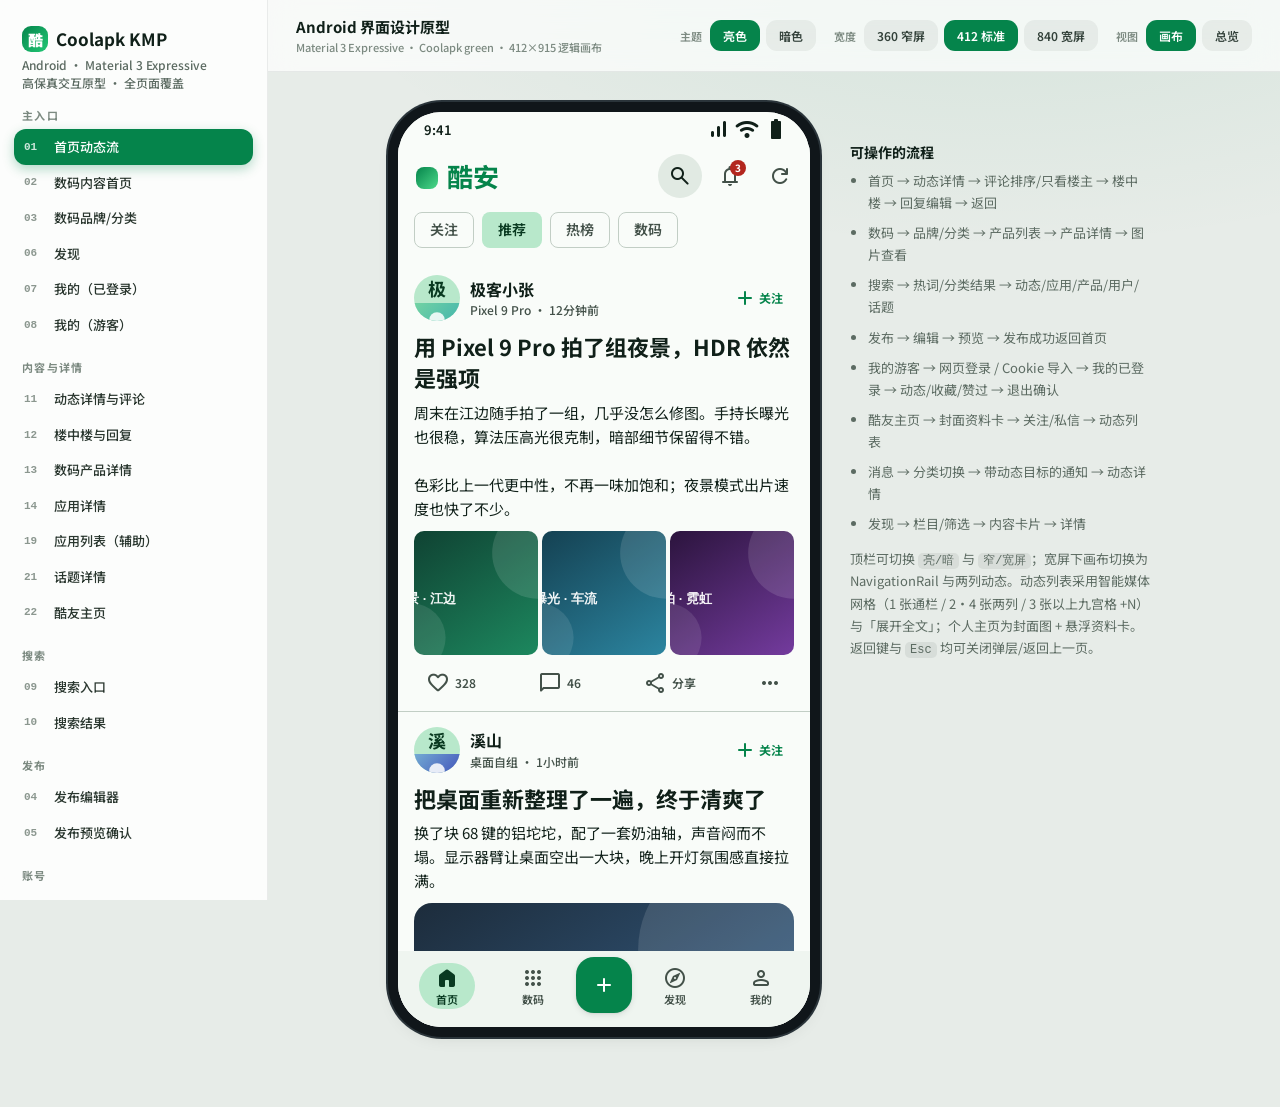
<file: docs/design/prototype/index.html>
<!DOCTYPE html>
<html lang="zh-CN" data-theme="light">
<head>
  <meta charset="UTF-8">
  <meta name="viewport" content="width=device-width, initial-scale=1.0">
  <title>Coolapk KMP · Android 界面设计原型（Material 3 Expressive）</title>
  <link rel="preconnect" href="https://fonts.googleapis.com">
  <link rel="preconnect" href="https://fonts.gstatic.com" crossorigin>
  <link href="https://fonts.googleapis.com/css2?family=Material+Symbols+Rounded:opsz,wght,FILL,GRAD@20..48,100..700,0..1,-50..200&display=swap" rel="stylesheet">
  <link href="https://fonts.googleapis.com/css2?family=Noto+Sans+SC:wght@400;500;700;900&display=swap" rel="stylesheet">
  <link rel="stylesheet" href="styles.css">
</head>
<body data-view="canvas">

  <div class="shell">
    <!-- 页面目录 -->
    <aside class="catalog">
      <h1><span class="brand-mark">酷</span>Coolapk KMP</h1>
      <div class="sub">Android · Material 3 Expressive<br>高保真交互原型 · 全页面覆盖</div>
      <div id="catalog-list"></div>
      <div class="group-label">说明</div>
      <div style="padding:0 8px;font:400 12px/1.7 var(--font);color:#66746B">
        画布内为虚构演示数据，所有发布、登录、点赞均为原型反馈，不调用真实接口。
      </div>
    </aside>

    <!-- 舞台 -->
    <main class="stage">
      <header class="toolbar">
        <div class="title">
          Android 界面设计原型
          <small>Material 3 Expressive · Coolapk green · 412×915 逻辑画布</small>
        </div>
        <div class="ctl-group">
          <span>主题</span>
          <button class="ctl active" data-vtheme="light">亮色</button>
          <button class="ctl" data-vtheme="dark">暗色</button>
        </div>
        <div class="ctl-group">
          <span>宽度</span>
          <button class="ctl" data-vwidth="360">360 窄屏</button>
          <button class="ctl active" data-vwidth="412">412 标准</button>
          <button class="ctl" data-vwidth="840">840 宽屏</button>
        </div>
        <div class="ctl-group">
          <span>视图</span>
          <button class="ctl active" data-vview="canvas">画布</button>
          <button class="ctl" data-vview="overview">总览</button>
        </div>
      </header>

      <div class="stage-body">
        <div class="device-wrap">
          <div class="device" id="device" data-width="412"></div>
        </div>
        <div class="stage-note">
          <h3>可操作的流程</h3>
          <ul>
            <li>首页 → 动态详情 → 评论排序/只看楼主 → 楼中楼 → 回复编辑 → 返回</li>
            <li>数码 → 品牌/分类 → 产品列表 → 产品详情 → 图片查看</li>
            <li>搜索 → 热词/分类结果 → 动态/应用/产品/用户/话题</li>
            <li>发布 → 编辑 → 预览 → 发布成功返回首页</li>
            <li>我的游客 → 网页登录 / Cookie 导入 → 我的已登录 → 动态/收藏/赞过 → 退出确认</li>
            <li>酷友主页 → 封面资料卡 → 关注/私信 → 动态列表</li>
            <li>消息 → 分类切换 → 带动态目标的通知 → 动态详情</li>
            <li>发现 → 栏目/筛选 → 内容卡片 → 详情</li>
          </ul>
          <p>顶栏可切换 <code>亮/暗</code> 与 <code>窄/宽屏</code>；宽屏下画布切换为 NavigationRail 与两列动态。动态列表采用智能媒体网格（1 张通栏 / 2·4 张两列 / 3 张以上九宫格 +N）与「展开全文」；个人主页为封面图 + 悬浮资料卡。返回键与 <code>Esc</code> 均可关闭弹层/返回上一页。</p>
        </div>
      </div>

      <div class="overview" id="overview"></div>
    </main>
  </div>

  <script src="app.js"></script>
</body>
</html>
</file>
<file: docs/design/prototype/styles.css>
/* =========================================================================
   Coolapk KMP · Android Material 3 Expressive 原型
   设计令牌 + 组件样式。画布外为浏览器壳，画布内模拟原生 Android。
   ========================================================================= */

/* ---------- 设计令牌 ---------- */
:root {
  /* 品牌色 · 亮色 */
  --primary: #05844B;
  --on-primary: #FFFFFF;
  --primary-container: #D1F5DF;
  --on-primary-container: #102019;
  --secondary: #2E7D5B;
  --on-secondary: #FFFFFF;
  --secondary-container: #B8E8CB;
  --on-secondary-container: #093A21;
  --tertiary: #7B5C30;
  --on-tertiary: #FFFFFF;
  --tertiary-container: #FFE1B2;
  --on-tertiary-container: #412900;

  --background: #F9FCF9;
  --surface: #F9FCF9;
  --surface-lowest: #FFFFFF;
  --surface-low: #F3F8F4;
  --surface-container: #EFF5F0;
  --surface-high: #E9F0EA;
  --surface-highest: #E1EAE3;

  --on-surface: #102019;
  --on-surface-variant: #435149;
  --outline: #738278;
  --outline-variant: #C2CEC5;
  --scrim: rgba(16, 32, 25, 0.42);

  --error: #B3261E;
  --error-container: #F9DEDC;
  --on-error-container: #410E0B;

  /* 形状层级 */
  --r-xs: 8px;
  --r-sm: 12px;
  --r-md: 18px;
  --r-lg: 26px;
  --r-xl: 34px;
  --r-full: 999px;

  /* 间距 */
  --sp-1: 4px;
  --sp-2: 8px;
  --sp-3: 12px;
  --sp-4: 16px;
  --sp-5: 20px;
  --sp-6: 24px;
  --sp-8: 32px;

  /* 字号层级 */
  --t-display: 600 40px/1.15 var(--font);
  --t-headline-lg: 600 30px/1.2 var(--font);
  --t-headline-sm: 600 24px/1.25 var(--font);
  --t-title-lg: 600 22px/1.3 var(--font);
  --t-title-md: 600 16px/1.4 var(--font);
  --t-body-lg: 400 15px/1.6 var(--font);
  --t-body-md: 400 14px/1.55 var(--font);
  --t-label-lg: 500 14px/1.4 var(--font);
  --t-label-md: 500 12px/1.35 var(--font);
  --t-label-sm: 600 11px/1.3 var(--font);

  --font: "Noto Sans SC", -apple-system, BlinkMacSystemFont, "PingFang SC",
    "HarmonyOS Sans SC", "Microsoft YaHei", sans-serif;
  --font-mono: "SF Mono", ui-monospace, "Roboto Mono", monospace;

  /* 动效 */
  --motion: cubic-bezier(0.2, 0, 0, 1);
  --motion-fast: 160ms var(--motion);
  --motion-mid: 260ms var(--motion);
  --motion-slow: 420ms var(--motion);

  --shadow-1: 0 1px 2px rgba(16, 32, 25, 0.08), 0 1px 3px rgba(16, 32, 25, 0.06);
  --shadow-2: 0 2px 6px rgba(16, 32, 25, 0.10), 0 1px 2px rgba(16, 32, 25, 0.06);
  --shadow-3: 0 6px 20px rgba(16, 32, 25, 0.16), 0 2px 6px rgba(16, 32, 25, 0.08);
}

[data-theme="dark"] {
  --primary: #22C875;
  --on-primary: #00391D;
  --primary-container: #173A29;
  --on-primary-container: #B5F2C9;
  --secondary: #8BD5A5;
  --on-secondary: #093A21;
  --secondary-container: #244B34;
  --on-secondary-container: #B6DDC0;
  --tertiary: #EDC58E;
  --on-tertiary: #462D00;
  --tertiary-container: #5D421B;
  --on-tertiary-container: #FFDEAD;

  --background: #101512;
  --surface: #101512;
  --surface-lowest: #0B100D;
  --surface-low: #151D18;
  --surface-container: #19221C;
  --surface-high: #232D26;
  --surface-highest: #2D382F;

  --on-surface: #E0E9E1;
  --on-surface-variant: #B9C9BC;
  --outline: #899B8D;
  --outline-variant: #3D4A40;
  --scrim: rgba(0, 0, 0, 0.6);

  --error: #F2B8B5;
  --error-container: #8C1D18;
  --on-error-container: #F9DEDC;

  --shadow-1: 0 1px 2px rgba(0, 0, 0, 0.4);
  --shadow-2: 0 2px 8px rgba(0, 0, 0, 0.5);
  --shadow-3: 0 8px 24px rgba(0, 0, 0, 0.6);
}

/* ---------- 基础 ---------- */
* { box-sizing: border-box; }
html, body { margin: 0; padding: 0; }
body {
  font-family: var(--font);
  color: #102019;
  background: #E7ECE8;
  -webkit-font-smoothing: antialiased;
}
.material-symbols-rounded {
  font-family: "Material Symbols Rounded";
  font-weight: normal;
  font-style: normal;
  font-size: 24px;
  line-height: 1;
  letter-spacing: normal;
  text-transform: none;
  display: inline-block;
  white-space: nowrap;
  word-wrap: normal;
  direction: ltr;
  font-variation-settings: "FILL" 0, "wght" 400, "GRAD" 0, "opsz" 24;
  -webkit-font-feature-settings: "liga";
  -webkit-font-smoothing: antialiased;
}
.ms-fill { font-variation-settings: "FILL" 1, "wght" 400, "GRAD" 0, "opsz" 24; }
button { font-family: inherit; cursor: pointer; border: none; background: none; }

/* =========================================================================
   浏览器壳（画布外）
   ========================================================================= */
.shell {
  display: grid;
  grid-template-columns: 268px 1fr;
  min-height: 100vh;
  background:
    radial-gradient(1200px 600px at 78% -10%, rgba(5, 132, 75, 0.10), transparent 60%),
    #E7ECE8;
}
.catalog {
  background: rgba(255, 255, 255, 0.86);
  backdrop-filter: saturate(140%) blur(14px);
  border-right: 1px solid rgba(16, 32, 25, 0.08);
  padding: 20px 14px 40px;
  height: 100vh;
  overflow-y: auto;
  position: sticky;
  top: 0;
}
.catalog h1 {
  font: 700 17px/1.3 var(--font);
  margin: 6px 8px 2px;
  color: #102019;
  display: flex;
  align-items: center;
  gap: 8px;
}
.catalog h1 .brand-mark {
  width: 26px; height: 26px; border-radius: 9px;
  background: linear-gradient(135deg, #05844B, #22C875);
  display: grid; place-items: center; color: #fff;
  font: 900 15px var(--font);
}
.catalog .sub {
  font: 500 12px/1.5 var(--font);
  color: #5C6B62;
  margin: 4px 8px 18px;
}
.catalog .group-label {
  font: 700 11px/1 var(--font);
  letter-spacing: .12em;
  text-transform: uppercase;
  color: #7C8A81;
  margin: 20px 8px 8px;
}
.catalog .group-label:first-of-type { margin-top: 6px; }
.cat-item {
  display: flex;
  align-items: center;
  gap: 10px;
  width: 100%;
  padding: 9px 10px;
  border-radius: 12px;
  text-align: left;
  color: #29362E;
  font: 500 13px/1.35 var(--font);
  transition: background var(--motion-fast);
}
.cat-item .idx {
  font: 700 11px var(--font-mono);
  color: #8B978F;
  min-width: 20px;
}
.cat-item:hover { background: rgba(5, 132, 75, 0.08); }
.cat-item.active {
  background: #05844B;
  color: #fff;
  box-shadow: 0 4px 12px rgba(5, 132, 75, 0.3);
}
.cat-item.active .idx { color: rgba(255, 255, 255, 0.8); }

.stage { display: flex; flex-direction: column; min-height: 100vh; min-width: 0; }
.toolbar {
  display: flex;
  align-items: center;
  gap: 18px;
  flex-wrap: wrap;
  padding: 16px 28px;
  border-bottom: 1px solid rgba(16, 32, 25, 0.08);
  background: rgba(255, 255, 255, 0.7);
  backdrop-filter: saturate(140%) blur(14px);
  position: sticky; top: 0; z-index: 30;
}
.toolbar .title { font: 700 15px var(--font); color: #102019; margin-right: auto; }
.toolbar .title small { display: block; font: 500 11px var(--font); color: #7C8A81; margin-top: 2px; }
.ctl-group { display: flex; align-items: center; gap: 6px; }
.ctl-group > span { font: 600 11px var(--font); color: #7C8A81; margin-right: 2px; }
.ctl {
  padding: 7px 13px;
  border-radius: 11px;
  font: 600 12px var(--font);
  color: #33413A;
  background: rgba(16, 32, 25, 0.06);
  transition: all var(--motion-fast);
  display: inline-flex; align-items: center; gap: 6px;
}
.ctl:hover { background: rgba(16, 32, 25, 0.12); }
.ctl.active { background: #05844B; color: #fff; }

.stage-body {
  flex: 1;
  display: flex;
  align-items: flex-start;
  justify-content: center;
  padding: 40px 28px 80px;
  gap: 40px;
  min-width: 0;
}
.stage-note {
  max-width: 300px;
  font: 400 13px/1.7 var(--font);
  color: #5C6B62;
  padding-top: 30px;
}
.stage-note h3 { font: 700 14px var(--font); color: #102019; margin: 0 0 8px; }
.stage-note ul { margin: 0; padding-left: 18px; }
.stage-note li { margin-bottom: 8px; }
.stage-note code {
  font: 500 12px var(--font-mono);
  background: rgba(16, 32, 25, 0.07);
  padding: 1px 5px; border-radius: 5px;
}

/* 总览 */
.overview {
  display: none;
  grid-column: 2;
  padding: 28px;
  gap: 22px;
  grid-template-columns: repeat(auto-fill, minmax(240px, 1fr));
}
body[data-view="overview"] .overview { display: grid; }
body[data-view="overview"] .stage-body { display: none; }
.ov-card {
  background: #fff;
  border-radius: 18px;
  padding: 14px;
  box-shadow: var(--shadow-2);
  cursor: pointer;
  transition: transform var(--motion-mid), box-shadow var(--motion-mid);
  text-align: left;
}
.ov-card:hover { transform: translateY(-4px); box-shadow: var(--shadow-3); }
.ov-card .n { font: 700 11px var(--font-mono); color: #05844B; }
.ov-card .t { font: 700 14px var(--font); color: #102019; margin: 4px 0 6px; }
.ov-card .d { font: 400 12px/1.5 var(--font); color: #66746B; }

/* =========================================================================
   设备画布
   ========================================================================= */
.device-wrap { flex-shrink: 0; }
.device {
  --dw: 412px;
  --dh: 915px;
  width: var(--dw);
  height: var(--dh);
  background: var(--background);
  color: var(--on-surface);
  border-radius: 44px;
  overflow: hidden;
  position: relative;
  box-shadow:
    0 0 0 10px #10161A,
    0 0 0 12px #2A343A,
    var(--shadow-3);
  display: flex;
  flex-direction: column;
  transition: width var(--motion-slow), height var(--motion-slow);
  font: var(--t-body-md);
}
.device[data-width="360"] { --dw: 360px; }
.device[data-width="840"] { --dw: 840px; --dh: 800px; border-radius: 32px; }

/* 状态栏 */
.statusbar {
  height: 34px;
  flex-shrink: 0;
  display: flex;
  align-items: center;
  justify-content: space-between;
  padding: 0 22px 0 26px;
  font: 600 13px var(--font);
  color: var(--on-surface);
  background: var(--surface);
  position: relative;
  z-index: 5;
}
.statusbar .sb-right { display: flex; align-items: center; gap: 5px; }
.statusbar .ms { font-size: 16px; }
.device[data-width="840"] .statusbar { height: 30px; }

/* 应用主体 */
.app {
  flex: 1;
  display: flex;
  min-height: 0;
  background: var(--surface);
  position: relative;
}
.nav-rail { display: none; }
.device[data-width="840"] .nav-rail {
  display: flex;
  flex-direction: column;
  gap: 4px;
  padding: 12px 10px;
  width: 96px;
  flex-shrink: 0;
  background: var(--surface-container);
  border-right: 1px solid var(--outline-variant);
}
.nav-rail .rail-item {
  display: flex; flex-direction: column; align-items: center; gap: 3px;
  padding: 10px 4px; border-radius: 18px;
  color: var(--on-surface-variant);
  font: var(--t-label-sm); font-weight: 600;
  transition: all var(--motion-fast);
}
.nav-rail .rail-item .ms { font-size: 24px; }
.nav-rail .rail-item.active {
  background: var(--secondary-container);
  color: var(--on-secondary-container);
}
.nav-rail .rail-publish {
  margin: 8px auto;
  width: 56px; height: 56px; border-radius: 18px;
  background: var(--primary); color: var(--on-primary);
  display: grid; place-items: center;
  box-shadow: var(--shadow-2);
}
.nav-rail .rail-publish .ms { font-size: 28px; }

.app-main {
  flex: 1;
  display: flex;
  flex-direction: column;
  min-width: 0;
  min-height: 0;
  position: relative;
}

/* 顶栏 */
.appbar {
  flex-shrink: 0;
  height: 60px;
  display: flex;
  align-items: center;
  gap: 6px;
  padding: 0 8px 0 18px;
  background: var(--surface);
  position: relative;
  z-index: 6;
}
.appbar.immersive { background: transparent; }
.appbar .ab-title {
  font: var(--t-headline-sm);
  font-weight: 700;
  color: var(--on-surface);
  margin-right: auto;
  white-space: nowrap;
  overflow: hidden;
  text-overflow: ellipsis;
}
.appbar .ab-title.brand { color: var(--primary); font-size: 26px; letter-spacing: -0.5px; }
.appbar .ab-title.brand::before {
  content: ""; display: inline-block; width: 22px; height: 22px;
  border-radius: 8px; margin-right: 9px; vertical-align: -2px;
  background: linear-gradient(135deg, var(--primary), #4CD98A);
}
.appbar .ab-sub { font: var(--t-label-sm); color: var(--on-surface-variant); }

/* 滚动内容 */
.screen {
  flex: 1;
  overflow-y: auto;
  overflow-x: hidden;
  scrollbar-width: none;
  position: relative;
}
.screen::-webkit-scrollbar { display: none; }
.screen.enter { animation: screenIn var(--motion-mid) both; }
@keyframes screenIn {
  from { opacity: 0; transform: translateX(14px); }
  to { opacity: 1; transform: none; }
}
.screen.back { animation: screenBack var(--motion-mid) both; }
@keyframes screenBack {
  from { opacity: 0; transform: translateX(-14px); }
  to { opacity: 1; transform: none; }
}
.pad { padding: var(--sp-4); }
.pad-x { padding-left: var(--sp-4); padding-right: var(--sp-4); }
.stack > * + * { margin-top: var(--sp-3); }
.center-box { display: grid; place-items: center; padding: 48px 24px; text-align: center; }

/* 底部导航 */
.bottom-nav {
  flex-shrink: 0;
  height: 76px;
  background: var(--surface-container);
  display: flex;
  align-items: center;
  justify-content: space-around;
  padding: 0 6px 8px;
  position: relative;
  z-index: 6;
}
.device[data-width="840"] .bottom-nav { display: none; }
.nav-item {
  flex: 1;
  display: flex;
  flex-direction: column;
  align-items: center;
  gap: 3px;
  padding: 8px 0 6px;
  color: var(--on-surface-variant);
  font: var(--t-label-sm);
  font-weight: 600;
  border-radius: var(--r-full);
  transition: color var(--motion-fast);
}
.nav-item .nav-pill {
  display: flex; flex-direction: column; align-items: center; gap: 2px;
  padding: 3px 16px; border-radius: var(--r-full);
  transition: background var(--motion-mid);
}
.nav-item.active { color: var(--on-secondary-container); }
.nav-item.active .nav-pill { background: var(--secondary-container); }
.nav-item .ms { font-size: 24px; }
.nav-publish {
  flex: 0 0 auto;
  width: 56px; height: 56px; border-radius: 18px;
  background: var(--primary); color: var(--on-primary);
  display: grid; place-items: center;
  box-shadow: var(--shadow-2);
  transition: transform var(--motion-fast), border-radius var(--motion-mid);
}
.nav-publish:active { transform: scale(0.94); border-radius: var(--r-full); }
.nav-publish .ms { font-size: 27px; }

/* =========================================================================
   通用组件
   ========================================================================= */
.card {
  background: var(--surface-lowest);
  border-radius: var(--r-md);
  box-shadow: var(--shadow-1);
  overflow: hidden;
}
.card.tonal { background: var(--surface-container); box-shadow: none; }
.card.outlined { background: var(--surface); box-shadow: none; border: 1px solid var(--outline-variant); }
.press { transition: transform var(--motion-fast), background var(--motion-fast); }
.press:active { transform: scale(0.985); }

/* 分段卡片容器（首尾大圆角、中间小圆角） */
.group { background: var(--surface-lowest); border-radius: var(--r-lg); overflow: hidden; box-shadow: var(--shadow-1); }
.group > * + * { border-top: 1px solid var(--outline-variant); }

/* 头像 */
.avatar {
  border-radius: 50%;
  flex-shrink: 0;
  display: grid; place-items: center;
  background: var(--secondary-container);
  color: var(--on-secondary-container);
  font-weight: 700;
  overflow: hidden;
  position: relative;
}
.avatar img { width: 100%; height: 100%; object-fit: cover; display: block; }
.avatar.a46 { width: 46px; height: 46px; font-size: 18px; }
.avatar.a38 { width: 38px; height: 38px; font-size: 15px; }
.avatar.a44 { width: 44px; height: 44px; font-size: 17px; }
.avatar.a76 { width: 76px; height: 76px; font-size: 30px; }
.avatar.a92 { width: 92px; height: 92px; font-size: 36px; }
.avatar.squircle { border-radius: 15px; }
.avatar.a68 { width: 68px; height: 68px; font-size: 30px; border-radius: 22px; }

/* 图标按钮 */
.icon-btn {
  width: 44px; height: 44px;
  border-radius: var(--r-full);
  display: grid; place-items: center;
  color: var(--on-surface-variant);
  transition: background var(--motion-fast), color var(--motion-fast);
  position: relative;
}
.icon-btn:hover { background: rgba(16,32,25,0.06); }
[data-theme="dark"] .icon-btn:hover { background: rgba(255,255,255,0.08); }
.icon-btn.tonal { background: var(--surface-highest); color: var(--on-surface); }
.icon-btn .ms { font-size: 24px; }
.icon-btn.small { width: 36px; height: 36px; }
.icon-btn.small .ms { font-size: 20px; }
.icon-btn .badge {
  position: absolute; top: 6px; right: 6px;
  min-width: 16px; height: 16px; padding: 0 4px;
  border-radius: var(--r-full);
  background: var(--error); color: #fff;
  font: 700 10px/16px var(--font);
  text-align: center;
}

/* 按钮 */
.btn {
  display: inline-flex; align-items: center; justify-content: center; gap: 7px;
  height: 48px; padding: 0 24px;
  border-radius: var(--r-full);
  font: var(--t-label-lg); font-weight: 600;
  transition: transform var(--motion-fast), background var(--motion-fast), box-shadow var(--motion-fast);
}
.btn:active { transform: scale(0.96); }
.btn .ms { font-size: 20px; }
.btn-filled { background: var(--primary); color: var(--on-primary); }
.btn-filled:hover { box-shadow: var(--shadow-2); }
.btn-tonal { background: var(--secondary-container); color: var(--on-secondary-container); }
.btn-outlined { border: 1px solid var(--outline); color: var(--on-surface); background: transparent; }
.btn-text { color: var(--primary); padding: 0 14px; }
.btn-sm { height: 38px; padding: 0 16px; font: var(--t-label-md); font-size: 13px; }
.btn-sm .ms { font-size: 18px; }
.btn-block { width: 100%; }
.btn:disabled { opacity: 0.4; pointer-events: none; }

/* 筛选胶囊 */
.chips { display: flex; gap: 8px; overflow-x: auto; scrollbar-width: none; padding: 2px 16px; }
.chips::-webkit-scrollbar { display: none; }
.chips.plain { padding: 0; flex-wrap: wrap; }
.chip {
  flex-shrink: 0;
  height: 36px; padding: 0 15px;
  border-radius: var(--r-xs);
  border: 1px solid var(--outline-variant);
  background: transparent;
  color: var(--on-surface-variant);
  font: var(--t-label-lg); font-weight: 600;
  display: inline-flex; align-items: center; gap: 6px;
  transition: all var(--motion-fast);
}
.chip .ms { font-size: 18px; }
.chip .dot { width: 8px; height: 8px; border-radius: 50%; background: var(--primary); }
.chip.selected { background: var(--secondary-container); color: var(--on-secondary-container); border-color: transparent; }
.chip:active { transform: scale(0.95); }

/* 标签页 */
.tabs {
  display: flex; gap: 4px; overflow-x: auto; scrollbar-width: none;
  border-bottom: 1px solid var(--outline-variant);
  padding: 0 12px;
}
.tabs::-webkit-scrollbar { display: none; }
.tab {
  flex-shrink: 0;
  padding: 14px 16px 12px;
  font: var(--t-label-lg); font-weight: 600;
  color: var(--on-surface-variant);
  position: relative;
  transition: color var(--motion-fast);
  white-space: nowrap;
}
.tab.active { color: var(--primary); }
.tab.active::after {
  content: ""; position: absolute; left: 14px; right: 14px; bottom: 0;
  height: 3px; border-radius: 3px 3px 0 0; background: var(--primary);
  animation: tabIn var(--motion-mid) both;
}
@keyframes tabIn { from { transform: scaleX(0.3); opacity: 0; } to { transform: none; opacity: 1; } }

/* 分段控件 */
.segmented {
  display: inline-flex; padding: 4px; gap: 2px;
  background: var(--surface-highest); border-radius: var(--r-full);
}
.segmented button {
  padding: 8px 20px; border-radius: var(--r-full);
  font: var(--t-label-lg); font-weight: 600; color: var(--on-surface-variant);
  transition: all var(--motion-mid);
}
.segmented button.active { background: var(--primary); color: var(--on-primary); }

/* 区块标题 */
.section {
  display: flex; align-items: baseline; gap: 8px;
  padding: 20px 16px 10px;
}
.section .s-title { font: var(--t-title-lg); font-weight: 700; margin-right: auto; }
.section .s-action { font: var(--t-label-md); color: var(--primary); font-weight: 600; display: inline-flex; align-items: center; gap: 2px; }
.section .s-action .ms { font-size: 16px; }
.section.plain { padding-left: 0; padding-right: 0; }

/* 动态信息流（去卡片 · 分隔线） */
.feed-item {
  display: block; text-align: left; width: 100%;
  padding: 15px 16px 8px;
  background: var(--surface);
  transition: background var(--motion-fast);
}
.feed-item:active { background: var(--surface-low); }
.feed-head { display: flex; align-items: center; gap: 10px; }
.feed-head .fh-main { flex: 1; min-width: 0; }
.feed-head .fh-name { font: var(--t-title-md); font-weight: 700; color: var(--on-surface); }
.feed-head .fh-meta { font: var(--t-label-md); color: var(--on-surface-variant); margin-top: 2px; overflow: hidden; text-overflow: ellipsis; white-space: nowrap; }
.fh-follow {
  flex-shrink: 0;
  display: inline-flex; align-items: center; gap: 2px;
  height: 32px; padding: 0 11px; border-radius: var(--r-full);
  color: var(--primary); font: var(--t-label-md); font-weight: 700;
  transition: background var(--motion-fast);
}
.fh-follow .ms { font-size: 17px; }
.fh-follow:active { background: var(--primary-container); }
.feed-title { font: var(--t-title-lg); font-weight: 700; margin-top: 10px; color: var(--on-surface); line-height: 1.4; }
.feed-body { font: var(--t-body-lg); color: var(--on-surface); margin-top: 8px; white-space: pre-line; }
.feed-body.clamp { display: -webkit-box; -webkit-line-clamp: 4; -webkit-box-orient: vertical; overflow: hidden; }
.feed-body.clamp3 { display: -webkit-box; -webkit-line-clamp: 3; -webkit-box-orient: vertical; overflow: hidden; }
.feed-body.clamp8 { display: -webkit-box; -webkit-line-clamp: 8; -webkit-box-orient: vertical; overflow: hidden; }
.feed-more { margin-top: 5px; color: var(--primary); font: var(--t-label-lg); font-weight: 700; }

/* 智能媒体网格：1 张通栏 / 2·4 张两列 / 其余三列九宫格 */
.mg { margin-top: 10px; display: grid; gap: 4px; }
.mg-cell { position: relative; border-radius: 10px; overflow: hidden; background: var(--surface-high); }
.mg-cell img { width: 100%; height: 100%; object-fit: cover; display: block; }
.mg-1 { grid-template-columns: 1fr; }
.mg-1 .mg-cell { border-radius: var(--r-md); aspect-ratio: 16/11; }
.mg-c2 { grid-template-columns: 1fr 1fr; }
.mg-c3 { grid-template-columns: repeat(3, 1fr); }
.mg-c2 .mg-cell, .mg-c3 .mg-cell { aspect-ratio: 1 / 1; }
.mg .badge-count {
  position: absolute; right: 8px; bottom: 8px;
  background: rgba(0,0,0,0.55); color: #fff;
  font: var(--t-label-md); padding: 2px 8px; border-radius: var(--r-full);
}
.mg-more {
  position: absolute; inset: 0;
  display: grid; place-items: center;
  background: rgba(0,0,0,0.52); color: #fff;
  font: 700 20px var(--font);
}

.feed-media { margin-top: 10px; border-radius: var(--r-md); overflow: hidden; position: relative; }
.feed-media img { width: 100%; display: block; aspect-ratio: 16/9; object-fit: cover; }
.feed-media .badge-count {
  position: absolute; right: 10px; bottom: 10px;
  background: rgba(0,0,0,0.55); color: #fff;
  font: var(--t-label-md); padding: 3px 9px; border-radius: var(--r-full);
}
.feed-gallery { display: flex; gap: 10px; overflow-x: auto; scrollbar-width: none; margin-top: 10px; padding-bottom: 2px; }
.feed-gallery::-webkit-scrollbar { display: none; }
.feed-gallery .gi { width: 226px; height: 168px; border-radius: var(--r-md); object-fit: cover; flex-shrink: 0; }

/* 动态操作行（扁平） */
.feed-actions { display: flex; align-items: center; justify-content: space-between; margin-top: 8px; }
.feed-action {
  display: inline-flex; align-items: center; gap: 5px;
  height: 40px; padding: 0 12px; border-radius: var(--r-full);
  color: var(--on-surface-variant);
  font: var(--t-label-md); font-weight: 600;
  transition: background var(--motion-fast), color var(--motion-fast), transform var(--motion-fast);
}
.feed-action .ms { font-size: 19px; }
.feed-action:active { background: var(--surface-high); transform: scale(0.95); }
.feed-action.liked { color: var(--error); }
.feed-action.liked .ms { font-variation-settings: "FILL" 1; }

/* 列表项 */
.list-row {
  display: flex; align-items: center; gap: 14px;
  padding: 14px 16px;
  text-align: left; width: 100%;
  transition: background var(--motion-fast);
}
.list-row:active { background: var(--surface-high); }
.list-row .lr-main { flex: 1; min-width: 0; }
.list-row .lr-title { font: var(--t-title-md); font-weight: 600; color: var(--on-surface); }
.list-row .lr-sub { font: var(--t-body-md); color: var(--on-surface-variant); margin-top: 3px; }
.list-row .lr-meta { font: var(--t-label-md); color: var(--on-surface-variant); margin-top: 4px; }
.list-row .ms.chev { color: var(--on-surface-variant); font-size: 22px; flex-shrink: 0; }

/* 搜索框 */
.searchbar {
  display: flex; align-items: center; gap: 10px;
  height: 52px; padding: 0 16px;
  background: var(--surface-high);
  border-radius: var(--r-full);
  color: var(--on-surface-variant);
}
.searchbar input {
  flex: 1; border: none; background: transparent; outline: none;
  font: var(--t-body-lg); color: var(--on-surface);
}
.searchbar input::placeholder { color: var(--on-surface-variant); }
.searchbar .ms { font-size: 22px; }

/* 统计数字 */
.stats { display: flex; gap: 34px; justify-content: center; }
.stat { text-align: center; }
.stat .v { font: var(--t-title-lg); font-weight: 800; color: var(--on-surface); }
.stat .l { font: var(--t-label-md); color: var(--on-surface-variant); margin-top: 2px; }

/* 个人主页：封面图 + 悬浮资料卡 */
.pf-cover { position: relative; height: 172px; background: var(--surface-container); }
.pf-cover img { width: 100%; height: 100%; object-fit: cover; display: block; }
.pf-cover::after {
  content: ""; position: absolute; inset: 0; pointer-events: none;
  background: linear-gradient(180deg, rgba(0,0,0,0.16), rgba(0,0,0,0) 42%, rgba(0,0,0,0.30));
}
.pf-cover-btn {
  position: absolute; right: 14px; bottom: 14px; z-index: 2;
  display: inline-flex; align-items: center; gap: 6px;
  height: 36px; padding: 0 14px; border-radius: var(--r-full);
  background: rgba(0,0,0,0.42); color: #fff;
  font: var(--t-label-md); font-weight: 600;
  backdrop-filter: blur(8px);
  transition: transform var(--motion-fast);
}
.pf-cover-btn:active { transform: scale(0.95); }
.pf-cover-btn .ms { font-size: 18px; }
.pf-card {
  position: relative;
  margin: -54px 16px 0;
  padding: 0 16px 16px;
  background: var(--surface-lowest);
  border-radius: var(--r-lg);
  box-shadow: var(--shadow-3);
}
.avatar.pf-avatar { margin-top: -32px; border: 4px solid var(--surface-lowest); box-shadow: var(--shadow-2); }
.pf-name-row { display: flex; align-items: center; gap: 6px; margin-top: 10px; }
.pf-name { font: var(--t-headline-sm); font-weight: 800; color: var(--on-surface); }
.pf-verified { display: inline-flex; color: var(--primary); }
.pf-verified .ms { font-size: 20px; font-variation-settings: "FILL" 1, "wght" 400, "GRAD" 0, "opsz" 24; }
.pf-uid { font: var(--t-label-md); color: var(--on-surface-variant); margin-top: 3px; }
.pf-bio { font: var(--t-body-md); color: var(--on-surface); margin-top: 10px; line-height: 1.65; }
.pf-stats { display: flex; gap: 8px; margin-top: 14px; }
.pf-stat {
  flex: 1; display: flex; flex-direction: column; align-items: center; gap: 1px;
  padding: 9px 4px; border-radius: var(--r-sm);
  background: var(--surface-container);
  transition: background var(--motion-fast), transform var(--motion-fast);
}
.pf-stat:active { background: var(--surface-high); transform: scale(0.97); }
.pf-stat .v { font: var(--t-title-lg); font-weight: 800; color: var(--on-surface); }
.pf-stat .l { font: var(--t-label-md); color: var(--on-surface-variant); }
.pf-actions { display: flex; gap: 10px; margin-top: 14px; }
.pf-tabs {
  display: flex; gap: 6px;
  padding: 16px 16px 12px;
  border-bottom: 1px solid var(--outline-variant);
}
.pf-tab {
  flex: 1; height: 42px; border-radius: var(--r-full);
  display: inline-flex; align-items: center; justify-content: center; gap: 6px;
  color: var(--on-surface-variant);
  font: var(--t-label-lg); font-weight: 600;
  transition: background var(--motion-mid), color var(--motion-mid);
}
.pf-tab .c { font: var(--t-label-md); opacity: 0.7; }
.pf-tab.active { background: var(--secondary-container); color: var(--on-secondary-container); }
.pf-tab.active .c { opacity: 0.85; }

/* 规格表 */
.spec-row { display: flex; gap: 16px; padding: 12px 16px; font: var(--t-body-md); }
.spec-row .k { width: 96px; flex-shrink: 0; color: var(--on-surface-variant); }
.spec-row .v { flex: 1; color: var(--on-surface); }

/* 评论 */
.reply { padding: 14px 16px; }
.reply .r-head { display: flex; align-items: center; gap: 10px; }
.reply .r-name { font: 600 14px var(--font); color: var(--on-surface); }
.reply .r-meta { font: var(--t-label-md); color: var(--on-surface-variant); margin-top: 1px; }
.reply .r-body { font: var(--t-body-md); color: var(--on-surface); margin: 8px 0 0 48px; white-space: pre-line; }
.reply .r-foot { display: flex; align-items: center; gap: 18px; margin: 8px 0 0 48px; }
.reply .r-act { font: var(--t-label-md); color: var(--on-surface-variant); display: inline-flex; align-items: center; gap: 4px; font-weight: 600; }
.reply .r-act .ms { font-size: 17px; }
.reply .r-act.liked { color: var(--error); }
.reply .r-act.liked .ms { font-variation-settings: "FILL" 1; }
.thread-preview {
  margin: 8px 0 0 48px; padding: 10px 12px;
  background: var(--surface-container); border-radius: var(--r-sm);
  display: flex; flex-direction: column; gap: 4px;
}
.thread-preview .tp { font: var(--t-label-md); color: var(--on-surface-variant); white-space: nowrap; overflow: hidden; text-overflow: ellipsis; }
.badge-lz {
  font: 700 10px var(--font); color: var(--primary);
  background: var(--primary-container); padding: 1px 6px; border-radius: var(--r-xs);
}

/* 通知 */
.notif-row { display: flex; gap: 13px; padding: 15px 16px; text-align: left; width: 100%; align-items: flex-start; }
.notif-row:active { background: var(--surface-high); }
.notif-row .n-main { flex: 1; min-width: 0; }
.notif-row .n-top { display: flex; align-items: center; gap: 7px; }
.notif-row .n-name { font: 600 14px var(--font); }
.notif-row .n-dot { width: 7px; height: 7px; border-radius: 50%; background: var(--primary); }
.notif-row .n-time { font: var(--t-label-md); color: var(--on-surface-variant); margin-left: auto; }
.notif-row .n-msg { font: var(--t-body-md); color: var(--on-surface); margin-top: 3px; }
.notif-row .n-target {
  font: var(--t-label-md); color: var(--on-surface-variant); margin-top: 5px;
  background: var(--surface-container); padding: 7px 10px; border-radius: var(--r-xs);
  display: -webkit-box; -webkit-line-clamp: 2; -webkit-box-orient: vertical; overflow: hidden;
}

/* 结果行 */
.result-row { display: flex; gap: 14px; padding: 14px 16px; align-items: center; text-align: left; width: 100%; }
.result-row:active { background: var(--surface-high); }
.result-row .rr-icon {
  width: 56px; height: 56px; border-radius: var(--r-sm); flex-shrink: 0;
  background: var(--surface-high); display: grid; place-items: center;
  color: var(--secondary); overflow: hidden;
}
.result-row .rr-icon img { width: 100%; height: 100%; object-fit: cover; }
.result-row .rr-kind { font: var(--t-label-sm); color: var(--primary); font-weight: 700; letter-spacing: .04em; }
.result-row .rr-title { font: var(--t-title-md); font-weight: 600; margin-top: 2px; }
.result-row .rr-sub { font: var(--t-body-md); color: var(--on-surface-variant); margin-top: 2px; display: -webkit-box; -webkit-line-clamp: 2; -webkit-box-orient: vertical; overflow: hidden; }

/* 网格 */
.grid2 { display: grid; grid-template-columns: 1fr 1fr; gap: 12px; }
.brand-item {
  background: var(--surface-lowest); border-radius: var(--r-md);
  padding: 14px; text-align: center; box-shadow: var(--shadow-1);
  display: flex; flex-direction: column; align-items: center; gap: 8px;
}
.brand-item .bi-logo { width: 46px; height: 46px; border-radius: 14px; background: var(--primary-container); display: grid; place-items: center; color: var(--on-primary-container); font-weight: 800; }
.brand-item .bi-name { font: var(--t-label-lg); font-weight: 600; }

/* 数码左右布局 */
.library { display: flex; gap: 0; min-height: 0; }
.lib-rail { width: 92px; flex-shrink: 0; background: var(--surface-container); }
.lib-rail .li { padding: 15px 10px; text-align: center; font: 600 13px var(--font); color: var(--on-surface-variant); }
.lib-rail .li.active { background: var(--surface-lowest); color: var(--primary); border-radius: 0 var(--r-md) var(--r-md) 0; }
.lib-pane { flex: 1; min-width: 0; padding: 12px; }
.device[data-width="840"] .lib-rail { width: 200px; }
.device[data-width="840"] .lib-rail .li { text-align: left; padding: 15px 20px; border-radius: 0 var(--r-md) var(--r-md) 0; }

/* 动态列表（分隔线；宽屏两列卡片） */
.feed-list { display: flex; flex-direction: column; }
.feed-list .feed-item + .feed-item { border-top: 1px solid var(--outline-variant); }
.device[data-width="840"] .feed-list { display: grid; grid-template-columns: 1fr 1fr; gap: 12px; align-items: start; }
.device[data-width="840"] .feed-list .feed-item {
  border-top: none; background: var(--surface-lowest);
  border-radius: var(--r-lg); box-shadow: var(--shadow-1); padding: 14px;
}
.device[data-width="840"] .content-narrow { max-width: 100%; }
.content-narrow { max-width: 900px; margin: 0 auto; }

/* 可编辑占位符 */
[contenteditable][data-placeholder]:empty::before {
  content: attr(data-placeholder);
  color: var(--on-surface-variant);
  pointer-events: none;
}

/* 空态 / 错误态 */
.state { display: flex; flex-direction: column; align-items: center; text-align: center; padding: 56px 28px; }
.state .st-icon {
  width: 72px; height: 72px; border-radius: 26px;
  background: var(--surface-container); color: var(--on-surface-variant);
  display: grid; place-items: center; margin-bottom: 16px;
}
.state .st-icon .ms { font-size: 36px; }
.state.primary .st-icon { background: var(--primary-container); color: var(--on-primary-container); }
.state .st-title { font: var(--t-title-lg); font-weight: 700; }
.state .st-detail { font: var(--t-body-md); color: var(--on-surface-variant); margin-top: 6px; max-width: 260px; }
.state .st-action { margin-top: 18px; }

/* 骨架 / 加载 */
.spinner {
  width: 30px; height: 30px; border-radius: 50%;
  border: 3px solid var(--surface-highest);
  border-top-color: var(--primary);
  animation: spin 0.8s linear infinite;
}
.spinner.sm { width: 20px; height: 20px; border-width: 2px; }
@keyframes spin { to { transform: rotate(360deg); } }
.loading-inline { display: flex; justify-content: center; padding: 26px; }
.skeleton {
  background: linear-gradient(90deg, var(--surface-container) 25%, var(--surface-high) 50%, var(--surface-container) 75%);
  background-size: 200% 100%;
  animation: shimmer 1.4s ease-in-out infinite;
  border-radius: var(--r-sm);
}
@keyframes shimmer { to { background-position: -200% 0; } }
.progress-line { height: 3px; background: var(--surface-highest); overflow: hidden; }
.progress-line i { display: block; width: 35%; height: 100%; background: var(--primary); border-radius: 3px; animation: indeterminate 1.2s var(--motion) infinite; }
@keyframes indeterminate { 0% { transform: translateX(-120%); } 100% { transform: translateX(420%); } }

/* 弹层 */
.scrim {
  position: absolute; inset: 0; background: var(--scrim);
  z-index: 40; display: grid; place-items: center;
  animation: fadeIn var(--motion-fast) both;
  padding: 24px;
}
@keyframes fadeIn { from { opacity: 0; } to { opacity: 1; } }
.dialog {
  width: 100%; max-width: 320px;
  background: var(--surface-high);
  border-radius: var(--r-xl);
  padding: 24px;
  box-shadow: var(--shadow-3);
  animation: dialogIn var(--motion-mid) both;
}
@keyframes dialogIn { from { opacity: 0; transform: scale(0.9) translateY(10px); } to { opacity: 1; transform: none; } }
.dialog .d-title { font: var(--t-headline-sm); font-size: 22px; font-weight: 700; }
.dialog .d-text { font: var(--t-body-md); color: var(--on-surface-variant); margin-top: 12px; }
.dialog .d-field {
  margin-top: 16px; border: 1px solid var(--outline); border-radius: var(--r-sm);
  padding: 12px 14px; min-height: 96px; font: var(--t-body-md); color: var(--on-surface-variant);
  background: var(--surface);
}
.dialog .d-support { font: var(--t-label-md); color: var(--on-surface-variant); margin-top: 8px; }
.dialog .d-actions { display: flex; justify-content: flex-end; gap: 6px; margin-top: 22px; }

/* 底部弹层 */
.sheet-scrim {
  position: absolute; inset: 0; background: var(--scrim);
  z-index: 45; display: flex; align-items: flex-end;
  animation: fadeIn var(--motion-fast) both;
}
.sheet {
  width: 100%; background: var(--surface-high);
  border-radius: var(--r-xl) var(--r-xl) 0 0;
  padding: 10px 16px 24px;
  animation: sheetIn var(--motion-mid) both;
  max-height: 80%; overflow-y: auto;
}
@keyframes sheetIn { from { transform: translateY(100%); } to { transform: none; } }
.sheet .handle { width: 34px; height: 4px; border-radius: 2px; background: var(--outline-variant); margin: 6px auto 16px; }

/* Snackbar */
.snackbar {
  position: absolute; left: 16px; right: 16px; bottom: 96px;
  background: #2B3A32; color: #EAF3EC;
  border-radius: var(--r-sm);
  padding: 15px 18px; font: var(--t-body-md);
  box-shadow: var(--shadow-3);
  display: flex; align-items: center; gap: 12px;
  z-index: 50;
  animation: snackIn var(--motion-mid) both;
}
.snackbar .ms { color: #7FE0A6; }
[data-theme="dark"] .snackbar { background: #E0E9E1; color: #102019; }
@keyframes snackIn { from { opacity: 0; transform: translateY(20px); } to { opacity: 1; transform: none; } }

/* 编辑器 */
.editor-field {
  min-height: 300px; font: var(--t-body-lg); color: var(--on-surface);
  white-space: pre-line; caret-color: var(--primary);
}
.editor-placeholder { color: var(--on-surface-variant); }
.counter { font: var(--t-label-md); color: var(--on-surface-variant); font-variant-numeric: tabular-nums; }
.counter.over { color: var(--error); font-weight: 700; }
.status-strip {
  display: flex; align-items: center; gap: 8px;
  background: var(--surface-container); border-radius: var(--r-sm);
  padding: 12px 14px; font: var(--t-body-md); color: var(--on-surface-variant);
}
.status-strip.warn { background: var(--error-container); color: var(--on-error-container); }
.status-strip .ms { font-size: 20px; }

/* 登录容器 */
.webview-frame {
  flex: 1; background: #F4F6F4; display: flex; flex-direction: column;
  align-items: center; justify-content: center; gap: 14px; color: #5C6B62;
  font: var(--t-body-md); position: relative;
}
.webview-frame .wv-card { background: #fff; border-radius: 14px; padding: 22px 26px; box-shadow: var(--shadow-1); text-align: center; }
.webview-frame .wv-card .ms { font-size: 40px; color: #05844B; }
.webview-frame .wv-host {
  position: absolute; bottom: 14px; left: 50%; transform: translateX(-50%);
  background: rgba(16,32,25,0.7); color: #fff; font: var(--t-label-md);
  padding: 5px 12px; border-radius: var(--r-full);
}

/* 图片查看器 */
.viewer { flex: 1; background: #0B100D; display: flex; flex-direction: column; color: #EAF3EC; }
.viewer .v-top { display: flex; align-items: center; padding: 8px 12px; gap: 8px; }
.viewer .v-title { font: var(--t-title-md); font-weight: 600; }
.viewer .v-stage { flex: 1; display: grid; place-items: center; padding: 16px; }
.viewer .v-stage img { max-width: 100%; max-height: 100%; border-radius: 8px; }
.viewer .v-bottom { display: flex; align-items: center; justify-content: space-between; padding: 18px 28px 26px; }
.viewer .v-counter { font: var(--t-label-lg); color: #B9C9BC; font-variant-numeric: tabular-nums; }
.viewer .icon-btn { color: #EAF3EC; }

/* 设计系统面板 */
.ds-row { padding: 16px; }
.ds-label { font: var(--t-label-sm); color: var(--on-surface-variant); letter-spacing: .08em; text-transform: uppercase; margin-bottom: 10px; }
.swatches { display: grid; grid-template-columns: repeat(3, 1fr); gap: 10px; }
.swatch { border-radius: var(--r-sm); overflow: hidden; box-shadow: var(--shadow-1); }
.swatch .sw-color { height: 56px; }
.swatch .sw-meta { padding: 7px 9px; background: var(--surface-lowest); }
.swatch .sw-name { font: 600 11px var(--font); }
.swatch .sw-hex { font: 400 10px var(--font-mono); color: var(--on-surface-variant); }
.type-sample { padding: 8px 0; border-bottom: 1px solid var(--outline-variant); }
.shape-row { display: flex; gap: 10px; align-items: flex-end; }
.shape-box { width: 54px; height: 54px; background: var(--secondary-container); }
.icon-cloud { display: flex; flex-wrap: wrap; gap: 14px; font-size: 26px; color: var(--on-surface-variant); }

/* 杂项 */
.row { display: flex; align-items: center; gap: 10px; }
.between { display: flex; align-items: center; justify-content: space-between; gap: 10px; }
.muted { color: var(--on-surface-variant); }
.small { font: var(--t-label-md); }
.grow { flex: 1; min-width: 0; }
.mt6 { margin-top: 6px; } .mt10 { margin-top: 10px; } .mt16 { margin-top: 16px; } .mt24 { margin-top: 24px; }
.pill-info {
  display: inline-flex; align-items: center; gap: 5px;
  background: var(--tertiary-container); color: var(--on-tertiary-container);
  font: var(--t-label-md); font-weight: 600; padding: 4px 10px; border-radius: var(--r-full);
}
.pill-info .ms { font-size: 15px; }
.rating-big { font: 800 40px var(--font); color: var(--tertiary); line-height: 1; }
.hr { height: 1px; background: var(--outline-variant); }
.divider-inset { height: 1px; background: var(--outline-variant); margin-left: 76px; }
.tag-list { display: flex; flex-wrap: wrap; gap: 8px; }
.tag { background: var(--surface-high); color: var(--on-surface-variant); font: var(--t-label-md); padding: 5px 11px; border-radius: var(--r-full); }
.rank-badge {
  width: 24px; height: 24px; border-radius: 8px; flex-shrink: 0;
  display: grid; place-items: center; font: 800 12px var(--font);
  background: var(--surface-high); color: var(--on-surface-variant);
}
.rank-badge.top { background: var(--primary); color: var(--on-primary); }
.rank-badge.top2 { background: var(--secondary-container); color: var(--on-secondary-container); }
.rank-badge.top3 { background: var(--tertiary-container); color: var(--on-tertiary-container); }
</file>
